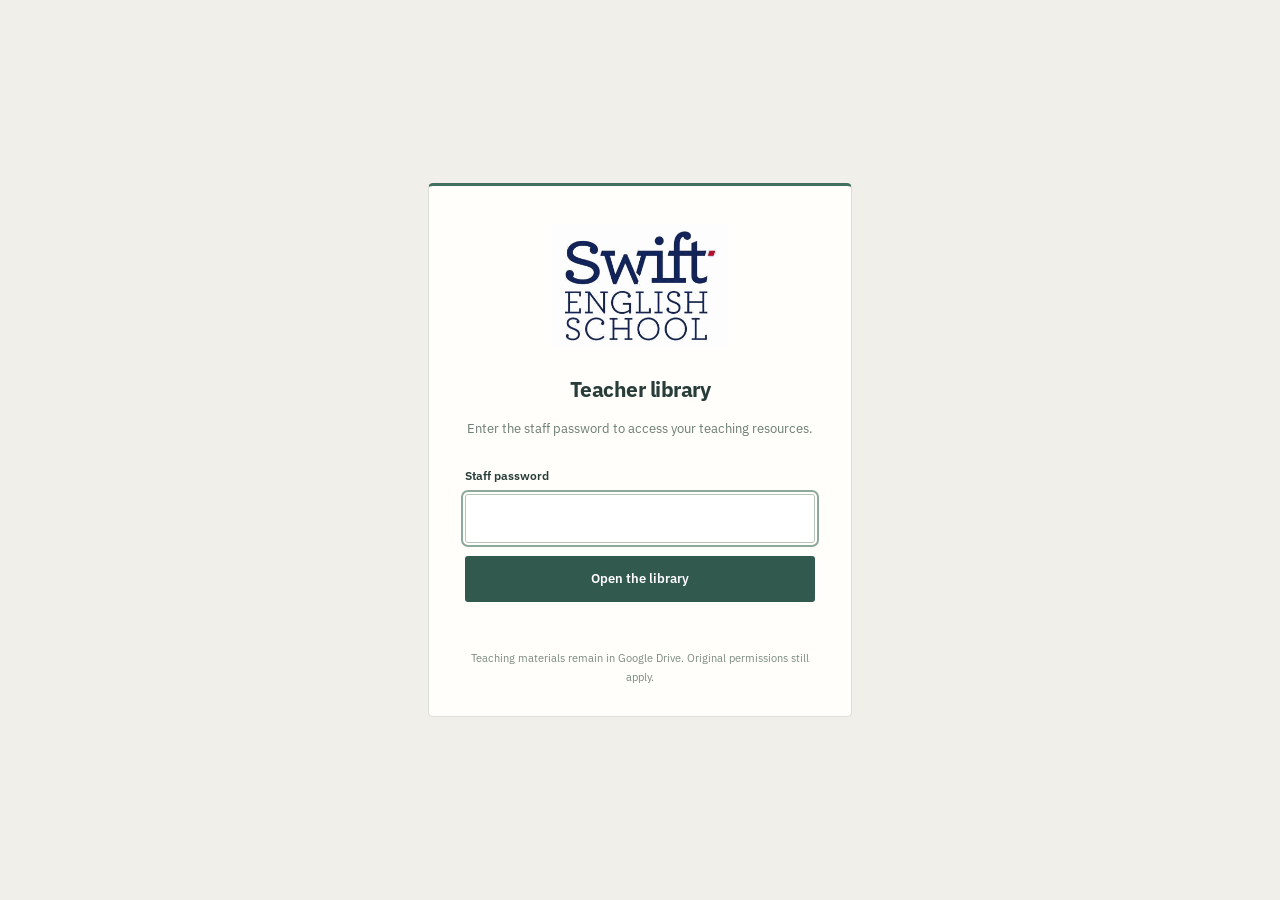
<file: index.html>
<!DOCTYPE html>
<html lang="en" data-start-view="home">
<head>
  <meta charset="utf-8" />
  <meta name="viewport" content="width=device-width, initial-scale=1" />
  <meta name="theme-color" content="#162b40" />
  <meta name="description" content="Swift English School — teacher resource library, exam materials, answer keys, audio and lesson planning." />
  <link rel="icon" href="icon-192.png" type="image/png" />
  <link rel="manifest" href="manifest.webmanifest" />
  <title>Swift English | Teacher Library</title>
  <link rel="stylesheet" href="styles.css" />
</head>
<body>
  <div class="workspace" id="workspace">
    <aside class="sidebar" id="sidebar">
      <a href="#home" class="brand" data-view="home" aria-label="Swift English home">
        <span class="brand-logo-frame"><img id="schoolLogo" class="brand-logo" src="logo.png" width="333" height="235" alt="Swift English School" /></span><span class="brand-caption"><span class="brand-caption-line" aria-hidden="true"></span>STAFF RESOURCE HUB</span>
      </a>
      <div class="sidebar-eyebrow">WORKSPACE</div>
      <nav class="nav-primary" aria-label="Main navigation">
        <button type="button" data-view="home" class="nav-link active"><span data-icon="layout-dashboard"></span><span>Home</span></button>
        <button type="button" data-view="library" class="nav-link"><span data-icon="library"></span><span>Resource library</span><span class="nav-mini" id="navResourceCount">57</span></button>
        <button type="button" data-view="answers" class="nav-link"><span data-icon="key-round"></span><span>Keys & scripts</span></button>
        <button type="button" data-view="planner" class="nav-link"><span data-icon="calendar-days"></span><span>Lesson planner</span></button>
        <button type="button" data-view="saved" class="nav-link"><span data-icon="bookmark"></span><span>Saved resources</span><span class="nav-mini" id="navSavedCount">0</span></button>
      </nav>
      <div class="sidebar-eyebrow second-eyebrow">BROWSE BY LEVEL</div>
      <div class="level-nav">
        <button data-level-shortcut="B1"><span class="level-dot" style="--dot:#83a8e6"></span> B1 Preliminary</button>
        <button data-level-shortcut="B2"><span class="level-dot" style="--dot:#78c5b6"></span> B2 First</button>
        <button data-level-shortcut="C1"><span class="level-dot" style="--dot:#f7bb80"></span> C1 Advanced</button>
        <button data-level-shortcut="C2"><span class="level-dot" style="--dot:#d29ee3"></span> C2 Proficiency</button>
        <button data-level-shortcut="IELTS"><span class="level-dot" style="--dot:#efb8a0"></span> IELTS</button>
        <button data-level-shortcut="PAU"><span class="level-dot" style="--dot:#eecf84"></span> PAU Aragón</button>
      </div>
      <div class="sidebar-bottom">
        <div class="source-note"><span data-icon="shield-check"></span><strong>Verified teachers’ Drive</strong><span>Only approved school-owned Drive links are listed. File permissions still apply.</span></div>
        
      </div>
    </aside>
    <div class="main-shell">
      <header class="topbar">
        <button class="icon-button hamburger" id="menuButton" aria-label="Open menu"><span data-icon="menu"></span></button>
        <div class="breadcrumb"><span>SWIFT ENGLISH</span><span class="crumb-slash">/</span><strong id="breadcrumbCurrent">Overview</strong></div>
        <div class="topbar-actions">
          <div class="top-status"><span class="status-dot"></span> Staff access</div>
          <button class="icon-button" id="themeToggle" type="button" title="Toggle colour theme" aria-label="Toggle colour theme"><span data-icon="moon"></span></button>
          <button class="icon-button" id="backupButton" type="button" title="Export your local data" aria-label="Export local data"><span data-icon="download"></span></button>
          <button class="avatar-button" type="button" data-view="planner" title="Teacher planner">TE</button>
        </div>
      </header>
      <main id="app" tabindex="-1" aria-live="polite"></main>
      <footer class="app-footer"><span>SWIFT ENGLISH SCHOOL <span class="dotsep">·</span> TEACHER LIBRARY</span><span>Google Drive links · Access permissions apply</span></footer>
    </div>
  </div>
  <div id="overlay" class="mobile-overlay" hidden></div>
  <div id="modalMount"></div>
  <div id="toast" class="toast" role="status" aria-live="polite"></div>
  <input type="file" accept="application/json,.json" id="backupImport" hidden />
  <script src="gate.js"></script>
</body>
</html>
</file>
<file: styles.css>
@import url('https://fonts.googleapis.com/css2?family=IBM+Plex+Sans:wght@400;500;600;700&family=Source+Serif+4:opsz,wght@8..60,400;8..60,500;8..60,600&display=swap');
:root{--bg:#f7f8f6;--panel:#fff;--panel2:#f0f4f4;--ink:#162d41;--ink2:#526477;--muted:#81909d;--edge:#e5eaea;--nav:#172b41;--nav2:#263e55;--accent:#f0a970;--teal:#277f78;--lav:#9165b2;--shadow:0 14px 32px rgba(24,46,63,.047);--radius:18px;--radius-lg:25px}*{box-sizing:border-box}html{scroll-behavior:smooth}body{margin:0;background:var(--bg);color:var(--ink);font-family:'DM Sans',-apple-system,BlinkMacSystemFont,'Segoe UI',sans-serif;font-size:14px;line-height:1.52}button,input,select,textarea{font:inherit}button{cursor:pointer}a{color:inherit;text-decoration:none}img,svg{display:block}button:focus-visible,a:focus-visible,input:focus-visible,textarea:focus-visible,select:focus-visible{outline:3px solid #f2bb8b;outline-offset:2px}button:disabled{cursor:not-allowed;opacity:.45}.icon{display:inline-block;vertical-align:middle;flex:none;width:20px;height:20px;stroke:currentColor;fill:none;stroke-width:1.8;stroke-linecap:round;stroke-linejoin:round}.icon-sm{width:16px;height:16px}.icon-lg{width:25px;height:25px}.workspace{display:grid;grid-template-columns:258px minmax(0,1fr);min-height:100vh}.sidebar{background:var(--nav);color:#f4f7fa;padding:29px 18px 22px;display:flex;flex-direction:column;position:sticky;top:0;height:100vh;overflow-y:auto;scrollbar-width:thin;scrollbar-color:#385065 transparent}.brand{display:flex;align-items:center;gap:12px;margin:1px 8px 41px}.brand-mark{width:43px;height:43px;border-radius:13px;background:#f3aa70;display:grid;place-items:center;color:#172b41;font:800 29px/1 'Manrope',sans-serif;letter-spacing:-3px;box-shadow:0 7px 15px #101e3040}.brand-mark span{font-size:26px;color:white}.brand-words{display:grid;gap:2px}.brand-words strong{font:800 12px/1.4 'Manrope',sans-serif;letter-spacing:1.15px}.brand-words small{font-size:9px;letter-spacing:1.35px;color:#91a6bc;font-weight:700}.sidebar-eyebrow{padding:0 17px;font-size:10px;letter-spacing:1.8px;font-weight:800;color:#8a9fb3;margin-bottom:13px}.second-eyebrow{margin-top:33px}.nav-primary,.level-nav{display:grid;gap:5px}.nav-link,.level-nav button{background:transparent;border:0;color:#a8b9ca;text-align:left;width:100%;display:flex;align-items:center;gap:13px;padding:12px 15px;border-radius:11px;transition:background .15s,color .15s;font-weight:600}.nav-link .icon{width:19px;height:19px}.nav-link:hover,.level-nav button:hover{background:var(--nav2);color:white}.nav-link.active{background:#32495f;color:white;box-shadow:inset 3px 0 #f0ac78}.nav-link.active .icon{color:#f5b983}.nav-mini{margin-left:auto;background:#344c63;color:#dae6ef;font-size:10px;padding:3px 7px;border-radius:6px}.level-nav button{padding:8px 17px;gap:11px;font-size:12px;letter-spacing:.1px}.level-dot{width:8px;height:8px;border-radius:50%;background:var(--dot);flex:none}.sidebar-bottom{margin-top:auto;padding:20px 7px 0}.source-note{border:1px solid #3b5063;border-radius:13px;padding:15px 14px;display:grid;gap:7px;color:#9dabb9;font-size:11px}.source-note .icon{color:#e9b887;width:19px;height:19px}.source-note strong{font-size:12px;color:#f1f6f9}.source-note span:last-child{line-height:1.55}.sidebar-genially{display:flex;gap:8px;align-items:center;padding:18px 13px 0;font-size:11px;color:#b2c4d1;font-weight:700}.sidebar-genially:hover{color:white}.sidebar-genially .icon{width:16px;height:16px}.main-shell{min-width:0;display:flex;flex-direction:column}.topbar{height:82px;background:rgba(255,255,255,.93);border-bottom:1px solid var(--edge);display:flex;align-items:center;justify-content:space-between;padding:0 clamp(26px,5.1vw,86px);position:sticky;top:0;z-index:20;backdrop-filter:blur(18px)}.breadcrumb{display:flex;align-items:center;gap:12px;font-size:11px;letter-spacing:1.25px;font-weight:800;color:#8797a2}.breadcrumb strong{color:#35495b;letter-spacing:.05px;font-size:12px}.crumb-slash{color:#b8c4cb}.topbar-actions{display:flex;align-items:center;gap:14px}.top-status{display:flex;gap:8px;align-items:center;font-size:11px;color:#637a8a;font-weight:700;margin-right:11px}.status-dot{height:7px;width:7px;border-radius:50%;background:#58b6a0;box-shadow:0 0 0 4px #58b6a01a}.icon-button,.avatar-button{border:1px solid var(--edge);width:39px;height:39px;border-radius:11px;display:grid;place-items:center;color:#596d7a;background:#fff}.icon-button:hover,.avatar-button:hover{color:#142d44;border-color:#c8d3d7;background:#f6f8f9}.avatar-button{background:#f4e7da;color:#996843;border:none;font-weight:800;font-size:10px}.hamburger{display:none}.app-footer{display:flex;justify-content:space-between;gap:14px;padding:20px clamp(26px,5.1vw,86px) 27px;color:#95a3ad;font-size:10px;font-weight:700;letter-spacing:.6px;margin-top:auto}.dotsep{padding:0 7px}main#app{padding:38px clamp(24px,5.1vw,86px) 38px;max-width:1760px;width:100%;margin:0 auto;min-height:calc(100vh - 151px)}.page-heading{display:flex;align-items:flex-start;justify-content:space-between;gap:22px;margin-bottom:26px}.eyebrow{font-weight:800;color:#2b8a83;font-size:10px;letter-spacing:2px;text-transform:uppercase;margin:0 0 10px}.page-heading h1,.section-title h2{margin:0;letter-spacing:-1.4px;font:800 clamp(25px,2.9vw,38px)/1.25 'Manrope',sans-serif}.page-heading p{margin:9px 0 0;color:var(--ink2);font-size:13px;max-width:640px}.heading-actions{display:flex;gap:9px;flex-wrap:wrap;justify-content:flex-end}.btn{display:inline-flex;align-items:center;justify-content:center;gap:8px;padding:11px 16px;border:1px solid transparent;border-radius:11px;font-size:12px;font-weight:800;transition:transform .12s,background .12s,border .12s;white-space:nowrap}.btn:hover{transform:translateY(-1px)}.btn-primary{background:#18344b;color:white}.btn-primary:hover{background:#23485f}.btn-accent{background:#ecaa74;color:#183449}.btn-outline{background:white;border-color:#dce4e5;color:#284357}.btn-outline:hover{background:#f4f7f7}.btn-quiet{background:#eff4f3;color:#33545a}.btn-quiet:hover{background:#e3eeee}.btn-small{font-size:11px;padding:8px 11px;border-radius:9px}.btn .icon{width:16px;height:16px}.hero{display:grid;grid-template-columns:minmax(0,1fr) 35%;gap:20px;min-height:249px;border-radius:25px;background:linear-gradient(110deg,#19364f 10%,#214f5f 75%,#2d656a);color:#fff;padding:39px 44px;position:relative;overflow:hidden}.hero::after{content:'';position:absolute;right:-70px;top:-150px;width:390px;height:390px;border-radius:50%;border:1px solid #ffffff22;box-shadow:0 0 0 50px #ffffff08,0 0 0 100px #ffffff06}.hero-copy{position:relative;z-index:1}.hero-tag{font-size:10px;font-weight:800;letter-spacing:2px;color:#f3bd8e;margin:0 0 16px}.hero h2{font:800 clamp(25px,2.5vw,37px)/1.27 'Manrope',sans-serif;letter-spacing:-1.2px;margin:0 0 13px;max-width:550px}.hero p{max-width:500px;color:#c3d6dd;font-size:12px;margin:0 0 24px;line-height:1.8}.hero-actions{display:flex;gap:9px;flex-wrap:wrap}.hero-actions .btn-outline{border-color:#ffffff39;background:#ffffff12;color:white}.hero-actions .btn-outline:hover{background:#ffffff20}.hero-graphic{display:grid;align-content:center;justify-items:center;position:relative;z-index:1}.hero-graphic::before{content:'';position:absolute;height:185px;width:185px;border-radius:50%;background:#f0b57b18;filter:blur(4px)}.floating-paper{width:205px;height:149px;border-radius:19px;background:#ffffffed;transform:rotate(-8deg);padding:21px 24px;box-shadow:15px 17px 0 #f6bc856b,0 18px 40px #0b1f2f40;position:relative}.floating-paper span{display:block;height:8px;background:#bed5d4;border-radius:5px;margin-bottom:10px}.floating-paper span:first-child{background:#f4b17d;width:57%}.floating-paper span:nth-child(2){width:82%}.floating-paper span:nth-child(3){width:63%}.floating-paper span:nth-child(4){width:90%}.floating-paper .paper-check{position:absolute;right:25px;bottom:18px;border-radius:50%;background:#dff1e7;color:#3d997b;padding:8px}.section-line{display:flex;align-items:center;justify-content:space-between;gap:20px;margin:37px 0 17px}.section-title{display:flex;flex-direction:column;gap:5px}.section-title h2{font-size:18px;letter-spacing:-.55px}.section-title p{margin:0;color:#85919d;font-size:11px}.text-link{border:0;background:none;color:#2e817e;display:inline-flex;align-items:center;gap:6px;font-size:12px;font-weight:800;padding:8px}.text-link .icon{width:14px;height:14px}.text-link:hover{text-decoration:underline}.stats-grid{display:grid;grid-template-columns:repeat(4,minmax(0,1fr));gap:15px;margin-top:20px}.stat-card{border:1px solid var(--edge);border-radius:16px;background:var(--panel);padding:18px 22px;min-height:111px;box-shadow:var(--shadow);display:flex;align-items:center;gap:18px}.stat-icon{width:46px;height:46px;border-radius:15px;display:grid;place-items:center;flex:none}.tone-sand{background:#fff0e2;color:#d18b53}.tone-sea{background:#e4f5f1;color:#34867c}.tone-sky{background:#e9f0fb;color:#618fbd}.tone-purple{background:#f2eafa;color:#9175b4}.stat-content{display:grid;gap:3px}.stat-content strong{font:800 25px/1.1 'Manrope',sans-serif;letter-spacing:-.8px}.stat-content small{font-size:11px;color:#718393;font-weight:600}.cards-grid{display:grid;grid-template-columns:repeat(3,minmax(0,1fr));gap:16px}.resource-card,.feature-card{min-width:0;border:1px solid var(--edge);border-radius:18px;background:var(--panel);box-shadow:var(--shadow);padding:21px;display:flex;flex-direction:column;position:relative;transition:transform .16s,box-shadow .16s}.resource-card:hover,.feature-card:hover{transform:translateY(-2px);box-shadow:0 18px 34px #192e3f12}.feature-card{min-height:240px}.card-upper{display:flex;align-items:start;justify-content:space-between;gap:12px}.resource-icon{width:43px;height:43px;border-radius:14px;display:grid;place-items:center;flex:none}.resource-icon .icon{width:21px;height:21px}.bookmark-toggle{border:1px solid #e4e8e9;background:white;color:#9aa7af;border-radius:10px;width:34px;height:34px;display:grid;place-items:center;flex:none}.bookmark-toggle .icon{width:17px;height:17px}.bookmark-toggle.active{background:#f9edda;border-color:#f3dec4;color:#be8849}.mini-eyebrow{margin:14px 0 6px;color:#7d909c;font-size:9px;letter-spacing:1.2px;font-weight:800;text-transform:uppercase}.resource-card h3,.feature-card h3{font:800 14px/1.45 'Manrope',sans-serif;letter-spacing:-.25px;margin:0 0 7px;min-height:40px}.feature-card h3{font-size:16px}.card-desc{color:#738493;font-size:11px;line-height:1.65;min-height:49px;margin:0 0 14px}.card-labels{display:flex;flex-wrap:wrap;gap:6px;margin-top:auto;margin-bottom:17px}.chip{display:inline-flex;align-items:center;gap:5px;border-radius:7px;padding:5px 8px;background:#f0f3f3;color:#5f7582;font-size:10px;font-weight:700}.chip-level{background:#e6f2ee;color:#2a8078}.chip-auth{background:#fff2e4;color:#a96d31}.chip-outline{background:#fff;border:1px solid #e3e9e9}.chip .icon{width:12px;height:12px}.card-footer{display:flex;align-items:center;gap:8px;border-top:1px solid #edf0f0;padding-top:15px}.card-footer .btn{flex:1}.quick-tiles{display:grid;grid-template-columns:repeat(4,minmax(0,1fr));gap:13px}.quick-tile{min-height:103px;background:#fff;border:1px solid var(--edge);border-radius:16px;padding:17px;display:flex;flex-direction:column;justify-content:space-between;text-align:left;transition:transform .14s,background .14s;color:#345063}.quick-tile:hover{transform:translateY(-2px);background:#fbfdfa}.quick-tile-top{display:flex;align-items:center;justify-content:space-between}.quick-tile .icon{width:19px;height:19px}.quick-tile strong{font:800 13px 'Manrope',sans-serif}.quick-tile small{color:#8b9ca8;font-size:10px}.teacher-note{margin-top:22px;border:1px solid #e0e8e6;background:#eef6f3;border-radius:14px;padding:15px 20px;display:flex;align-items:center;gap:13px;color:#49726f;font-size:11px}.teacher-note .icon{flex:none;width:19px;height:19px}.teacher-note strong{color:#2c6f67}.teacher-note a{text-decoration:underline;font-weight:700}.toolbar{background:#fff;border:1px solid var(--edge);border-radius:17px;padding:16px;box-shadow:var(--shadow);margin-bottom:20px}.toolbar-main{display:flex;align-items:center;gap:12px}.search-field{display:flex;align-items:center;gap:10px;flex:1;background:#f5f7f7;border:1px solid #e5ebeb;border-radius:11px;padding:0 13px;min-width:0;height:44px;color:#81929f}.search-field:focus-within{border-color:#8db9b2;background:white}.search-field .icon{width:17px;height:17px}.search-field input{border:none;outline:none;flex:1;min-width:0;background:transparent;color:var(--ink);font-size:12px}.search-field input::placeholder{color:#a1acb3}.filter-select,.form-input,.form-textarea{height:44px;width:100%;background:#fff;border:1px solid #dfe6e7;color:#314b5d;border-radius:10px;padding:0 12px;font-size:12px}.filter-select{width:165px;min-width:135px}.form-textarea{height:auto;min-height:90px;padding:12px;resize:vertical}.filters-row{display:flex;flex-wrap:wrap;gap:7px;margin:15px 0 0}.filter-tab{border:1px solid transparent;background:#f3f5f5;color:#6c7b84;padding:8px 11px;border-radius:8px;font-size:11px;font-weight:800}.filter-tab.active{background:#213e51;color:white}.filter-tab:hover:not(.active){border-color:#d6e2e4}.results-meta{display:flex;justify-content:space-between;align-items:center;margin:0 0 15px;font-size:11px;color:#8796a0;font-weight:700}.results-meta b{color:#213b4e}.empty-state{background:#fff;border:1px dashed #d1dbdb;padding:55px 20px;border-radius:18px;display:grid;place-items:center;text-align:center;grid-column:1/-1;gap:12px}.empty-state .icon{width:30px;height:30px;color:#9aabb6}.empty-state h3{margin:0;font:800 16px 'Manrope',sans-serif}.empty-state p{margin:0 0 7px;font-size:12px;color:#8a9ca7;max-width:390px}.notice{background:#fff8ee;border:1px solid #f5e5cf;border-radius:13px;color:#946e42;padding:15px 17px;display:flex;gap:12px;font-size:11px;align-items:flex-start;margin-bottom:21px}.notice .icon{width:19px;height:19px;flex:none}.notice strong{display:block;margin-bottom:3px;color:#86603b}.list-panel{border:1px solid var(--edge);border-radius:17px;background:#fff;overflow:hidden}.list-item{display:flex;align-items:center;gap:13px;padding:16px 19px;border-bottom:1px solid #edf0ef}.list-item:last-child{border:0}.list-icon{width:40px;height:40px;background:#ecf3f1;border-radius:12px;display:grid;place-items:center;color:#368277;flex:none}.list-info{min-width:0;flex:1}.list-info strong{display:block;font-size:12px;font-weight:800}.list-info small{color:#8494a1;font-size:10px}.list-right{display:flex;gap:7px;align-items:center}.category-ribbon{display:flex;align-items:center;gap:7px;margin:0 0 17px;color:#a87941;font-size:11px;font-weight:800}.category-ribbon .icon{width:16px;height:16px}.planner-layout{display:grid;grid-template-columns:minmax(0,1.36fr) minmax(300px,.85fr);gap:23px;align-items:start}.panel{background:#fff;border:1px solid var(--edge);border-radius:19px;padding:24px;box-shadow:var(--shadow)}.panel-title{display:flex;gap:12px;align-items:center;padding-bottom:21px;border-bottom:1px solid #e8eeee;margin-bottom:23px}.panel-title-icon{width:40px;height:40px;background:#eaf5f1;color:#30867c;border-radius:12px;display:grid;place-items:center}.panel-title strong{font:800 15px 'Manrope',sans-serif}.panel-title small{display:block;color:#83929b;font-size:11px;margin-top:2px}.form-grid{display:grid;grid-template-columns:repeat(2,minmax(0,1fr));gap:15px}.form-field{display:grid;gap:6px}.form-field.full{grid-column:1/-1}.form-field label{font-size:11px;color:#4e6574;font-weight:800}.form-field label span{font-weight:500;color:#9aa5aa}.form-divider{grid-column:1/-1;height:1px;background:#e7eded;margin:5px 0}.form-actions{display:flex;gap:9px;justify-content:flex-end;margin-top:24px;flex-wrap:wrap}.side-panel-block+.side-panel-block{border-top:1px solid #e7ecec;margin-top:22px;padding-top:21px}.side-panel-heading{display:flex;align-items:center;justify-content:space-between;gap:10px;margin-bottom:15px}.side-panel-heading strong{font:800 14px 'Manrope',sans-serif}.side-panel-heading small{color:#97a5ad;font-size:11px}.lesson-card{border:1px solid #e6ebea;border-radius:11px;padding:13px 15px;margin-bottom:9px;display:grid;gap:7px}.lesson-card:hover{border-color:#c3d9d3}.lesson-card-top{display:flex;gap:8px;justify-content:space-between}.lesson-card strong{font:800 12px 'Manrope',sans-serif}.lesson-card small{font-size:10px;color:#7d8e99}.lesson-card-bottom{display:flex;align-items:center;gap:6px;flex-wrap:wrap}.lesson-card-bottom .btn{font-size:10px;padding:6px 9px}.task-input-line{display:flex;gap:8px}.task-input-line input{flex:1;min-width:0}.task-item{padding:9px 0;border-bottom:1px solid #f0f3f2;display:flex;align-items:start;gap:10px;font-size:11px}.task-item:last-child{border:0}.task-item input{margin-top:4px;accent-color:#268179}.task-item.done span{text-decoration:line-through;color:#9aa7ac}.task-item span{flex:1;overflow-wrap:anywhere}.icon-minimal{background:none;border:0;color:#9aa6ab;padding:3px;display:grid;place-items:center}.icon-minimal:hover{color:#b36455}.icon-minimal .icon{width:14px;height:14px}.empty-small{font-size:11px;color:#94a1a9;padding:12px 0;line-height:1.7}.text-secondary{color:#81929f}.data-actions{display:flex;gap:8px;flex-wrap:wrap}.data-actions .btn{flex:1}.modal-backdrop{position:fixed;z-index:50;inset:0;background:#10263799;display:flex;align-items:center;justify-content:center;padding:18px;backdrop-filter:blur(5px)}.modal{background:#fff;color:#163246;border-radius:22px;max-width:680px;width:100%;max-height:min(780px,calc(100vh - 30px));overflow-y:auto;box-shadow:0 32px 100px #07182960}.modal-head{padding:22px 26px;display:flex;align-items:flex-start;justify-content:space-between;gap:16px;border-bottom:1px solid #e6eceb}.modal-head h2{font:800 19px/1.35 'Manrope',sans-serif;margin:4px 0 0;letter-spacing:-.5px}.modal-close{width:32px;height:32px;background:#f5f7f7;border:0;border-radius:9px;color:#6f8190;display:grid;place-items:center}.modal-body{padding:25px 26px}.modal-desc{font-size:12px;color:#6f8493;line-height:1.8;margin:0 0 16px}.modal-meta{display:flex;gap:7px;flex-wrap:wrap;margin-bottom:21px}.modal-subtitle{font:800 12px 'Manrope',sans-serif;margin:21px 0 13px}.child-list{border:1px solid #e4ebeb;border-radius:13px;overflow:hidden}.child-row{display:flex;align-items:center;gap:11px;padding:12px 13px;border-bottom:1px solid #e9eeee}.child-row:last-child{border:0}.child-row .icon{width:17px;height:17px;color:#45857e}.child-row span{flex:1;font-size:11px;font-weight:700;overflow-wrap:anywhere}.child-row a{color:#3a837a;font-size:10px;font-weight:800;text-decoration:underline;text-underline-offset:3px}.modal-footer{padding:16px 26px 24px;display:flex;flex-wrap:wrap;justify-content:flex-end;gap:8px}.modal-resource-note{background:#f5f8f7;border-radius:10px;padding:11px 13px;color:#657f87;font-size:11px}.toast{position:fixed;z-index:80;bottom:25px;left:50%;transform:translate(-50%,14px);background:#18334a;color:white;padding:11px 17px;border-radius:10px;opacity:0;pointer-events:none;transition:opacity .18s,transform .18s;font-size:12px;box-shadow:0 15px 35px #09203330}.toast.show{transform:translate(-50%,0);opacity:1}.mobile-overlay{display:none}.saved-helper{display:flex;align-items:center;gap:11px;margin:0 0 22px;background:#f0f5f4;border:1px solid #e2eeeb;padding:15px 17px;border-radius:13px;color:#63827d;font-size:11px}.saved-helper .icon{flex:none;width:19px;height:19px}.plan-preview p{font-size:12px;line-height:1.7;white-space:pre-wrap;margin:5px 0 0}.plan-preview section{border-top:1px solid #edf0f0;padding:13px 0}.plan-preview h4{font-size:11px;text-transform:uppercase;color:#2b817b;letter-spacing:1px;margin:0}.plan-preview .plan-title{font:800 20px 'Manrope',sans-serif;margin:0 0 5px}.plan-preview .plan-meta{color:#8493a1;margin:0 0 17px;font-size:11px}.note-field{display:grid;gap:6px;margin-top:20px}.note-field label{font-size:11px;font-weight:800;color:#56707b}.muted-help{color:#98a6af;font-size:10px}.compact-list{display:grid;gap:10px}.compact-pill{display:flex;align-items:center;gap:8px;color:#718393;font-size:11px}.compact-pill .icon{width:14px;height:14px}.mini-action-row{display:flex;gap:8px;flex-wrap:wrap}.mini-action-row .btn{font-size:10px}.page-tail{margin-top:29px}.notice-secure{background:#f1f5f8;border-color:#e0e9ed;color:#627e91}.notice-secure strong{color:#3a667d}.app-footer .text-end{text-align:right}body.dark{--bg:#142433;--panel:#1c3041;--panel2:#263c4d;--ink:#eaf2f7;--ink2:#a9bac7;--muted:#899aaa;--edge:#344a59;--shadow:0 14px 32px #06192520}body.dark .topbar,body.dark .toolbar,body.dark .panel,body.dark .resource-card,body.dark .feature-card,body.dark .stat-card,body.dark .quick-tile,body.dark .list-panel,body.dark .icon-button,body.dark .bookmark-toggle{background:var(--panel);color:var(--ink)}body.dark .breadcrumb strong,body.dark .quick-tile,body.dark .form-field label{color:var(--ink)}body.dark .filter-select,body.dark .form-input,body.dark .form-textarea,body.dark .search-field{background:#263c4d;color:var(--ink);border-color:#3c5361}body.dark input,body.dark textarea,body.dark select{color:var(--ink)}body.dark .search-field input{color:var(--ink)}body.dark .filter-tab{background:#2b4052;color:#c4d3dc}body.dark .filter-tab.active{background:#e8aa78;color:#173044}body.dark .card-footer,body.dark .panel-title,body.dark .list-item,body.dark .side-panel-block+.side-panel-block,body.dark .lesson-card,body.dark .task-item{border-color:#395262}body.dark .chip{background:#334e5c;color:#b8d0d4}body.dark .chip-level{background:#245652;color:#b2e5d7}body.dark .chip-auth{background:#654b31;color:#ffe1b3}body.dark .teacher-note,body.dark .saved-helper{background:#1e4040;border-color:#2c5453;color:#b7d7d3}body.dark .teacher-note strong{color:#d1f1e7}body.dark .notice{background:#3a342b;border-color:#6d573e;color:#e8cba5}body.dark .notice strong{color:#f0d6b0}body.dark .modal{background:#1d3345;color:#edf3f6}body.dark .modal-head,body.dark .child-row,body.dark .child-list{border-color:#365365}body.dark .modal-resource-note{background:#274456;color:#c0d7db}body.dark .child-row span{color:#e1ebee}body.dark .modal-close{background:#314c5e;color:#d0dce3}body.dark .lesson-card{border-color:#395262}body.dark .child-list{background:#253e4f}body.dark .modal-desc,body.dark .text-secondary{color:#bacbd3}
@media (max-width:1300px){.workspace{grid-template-columns:225px minmax(0,1fr)}.sidebar{padding-left:10px;padding-right:10px}.topbar{padding:0 31px}main#app{padding-left:30px;padding-right:30px}.app-footer{padding-left:30px;padding-right:30px}.stats-grid{gap:10px}.stat-card{padding:15px 13px;gap:9px}.stat-icon{width:41px;height:41px}.cards-grid{gap:12px}}
@media (max-width:1050px){.hero{padding:29px 30px;grid-template-columns:1fr 26%}.hero-graphic{transform:scale(.75)}.cards-grid{grid-template-columns:repeat(2,minmax(0,1fr))}.stats-grid{grid-template-columns:repeat(2,minmax(0,1fr))}.quick-tiles{grid-template-columns:repeat(2,minmax(0,1fr))}.planner-layout{grid-template-columns:1fr}.planner-side{display:grid;grid-template-columns:repeat(2,minmax(0,1fr));gap:20px}.planner-side .side-panel-block+.side-panel-block{margin:0;padding:0;border:0}}
@media (max-width:790px){.workspace{display:block}.sidebar{position:fixed;inset:0 auto 0 0;width:255px;z-index:44;transform:translateX(-105%);transition:transform .2s;box-shadow:25px 0 55px #071b3040}.sidebar.open{transform:translateX(0)}.mobile-overlay:not([hidden]){display:block;position:fixed;inset:0;background:#0c24304d;z-index:43}.hamburger{display:grid}.topbar{height:64px;padding:0 20px}.breadcrumb{margin-right:auto;margin-left:14px}.top-status{display:none}main#app{padding:25px 20px}.app-footer{padding:18px 20px}.hero{grid-template-columns:1fr}.hero-graphic{display:none}.page-heading{flex-wrap:wrap}.page-heading h1{font-size:28px}.heading-actions{justify-content:flex-start}.app-footer span:last-child{display:none}}
@media (max-width:540px){.topbar-actions{gap:7px}.topbar .icon-button{width:34px;height:34px;border-radius:9px}.avatar-button{width:33px;height:33px}.breadcrumb span:first-child,.crumb-slash{display:none}.breadcrumb strong{font-size:12px}.page-heading{margin-bottom:20px}.page-heading h1{font-size:25px}.hero{padding:27px 24px;min-height:unset}.hero h2{font-size:27px}.hero-actions .btn{width:100%}.stats-grid{grid-template-columns:repeat(2,minmax(0,1fr));gap:9px}.stat-card{min-height:100px;gap:9px;padding:14px 11px}.stat-icon{width:33px;height:33px;border-radius:10px}.stat-icon .icon{width:16px;height:16px}.stat-content strong{font-size:23px}.stat-content small{font-size:9px}.cards-grid{grid-template-columns:1fr}.quick-tiles{gap:9px}.quick-tile{padding:13px;min-height:100px}.quick-tile strong{font-size:11px}.toolbar-main{display:grid;grid-template-columns:1fr 1fr}.search-field{grid-column:1/-1}.filter-select{width:100%;min-width:0}.toolbar-main>.btn{width:100%;padding:10px 7px}.planner-side{grid-template-columns:1fr}.form-grid{grid-template-columns:1fr}.form-field.full{grid-column:auto}.form-divider{grid-column:auto}.panel{padding:18px}.modal-body,.modal-head,.modal-footer{padding:18px}.page-heading .heading-actions .btn{flex:1}.list-item{flex-wrap:wrap}.list-right{width:100%;justify-content:flex-end}.resource-card h3{min-height:0}.card-desc{min-height:0}.teacher-note{align-items:flex-start}.app-footer{font-size:9px}}
@media print{.sidebar,.topbar,.app-footer,.modal-close,.modal-footer,.toast,.page-heading,.toolbar,.btn,.planner-layout,.teacher-note{display:none!important}body{background:#fff!important}.modal-backdrop{position:static!important;background:none!important;padding:0!important;display:block!important}.modal{box-shadow:none!important;max-height:none!important;max-width:none!important;overflow:visible!important}.modal-head,.modal-body{padding:12px 0!important}#app{display:none!important}.plan-preview{color:black!important}.plan-preview section{break-inside:avoid}}
/* Logo punctuation is positioned inside the brand tile on all viewports. */
.brand-mark{position:relative;display:flex;align-items:center;justify-content:center;padding-right:4px}.brand-mark span{position:absolute;right:6px;bottom:5px;font-size:19px;line-height:1}

/* Official Swift English School identity — logo supplied by the school. */
.brand{flex-direction:column;align-items:stretch;gap:10px;margin:0 8px 31px}
.brand-logo-frame{background:#fff;border:1px solid rgba(255,255,255,.25);display:block;border-radius:12px;padding:6px 12px 5px;box-shadow:0 12px 23px rgba(5,18,37,.15);overflow:hidden;line-height:0}
.brand-logo{width:100%;height:auto;display:block;object-fit:contain;aspect-ratio:333/235}
.brand-caption{display:flex;align-items:center;gap:8px;margin:0 4px;font-weight:800;font-size:10px;letter-spacing:1.45px;color:#dce8f5;line-height:1.5}
.brand-caption-line{height:3px;width:17px;flex:none;border-radius:4px;background:#cd273e}
.print-logo{display:block;width:144px;height:auto;object-fit:contain;margin:0 0 18px}
@media(max-width:1300px){.brand{margin-left:7px;margin-right:7px}.brand-logo-frame{padding:5px 10px}}
@media(max-width:790px){.brand{margin-top:2px}}
@media print{.print-logo{width:134px;margin-bottom:18px}}

/* Visual bookshelf: genuine edition-matched cover thumbnails, with category-specific fallbacks. */
.resource-media{height:172px;flex-shrink:0;position:relative;display:flex;align-items:center;justify-content:center;margin:-21px -21px 16px;border-radius:17px 17px 0 0;background:linear-gradient(150deg,#e9f3ef,#d8e9e8);overflow:hidden}
.resource-media.tone-sky{background:linear-gradient(140deg,#e7f3fd,#d6e5f2)}
.resource-media.tone-sand{background:linear-gradient(140deg,#fff1dd,#f4e5cb)}
.resource-media.tone-purple{background:linear-gradient(140deg,#f0eafa,#e0d5f2)}
.book-cover-image{height:153px;max-width:75%;width:auto;object-fit:contain;z-index:1;background:#fff;border:1px solid #c5cdd0;box-shadow:0 8px 20px #142d4138;border-radius:2px}
.resource-media-fallback{display:flex;align-items:center;justify-content:center;flex-direction:column;gap:10px;color:#49747d}
.resource-media-fallback .resource-media-icon{display:grid;place-items:center;width:70px;height:70px;border-radius:22px;background:#ffffffa3;box-shadow:0 8px 25px #16425c13}
.resource-media-fallback .resource-media-icon svg{width:34px;height:34px}
.resource-media-level{font-size:11px;letter-spacing:.18em;font-weight:800;text-transform:uppercase}
.resource-media.has-cover .resource-media-fallback{display:none}
.resource-media.cover-failed .book-cover-image{display:none}
.resource-media.cover-failed .resource-media-fallback{display:flex}
.resource-media-tag{position:absolute;bottom:10px;left:12px;z-index:2;color:#2c5564;background:#ffffffde;border:1px solid #ffffffc0;letter-spacing:.045em;font-weight:800;font-size:9px;text-transform:uppercase;padding:5px 9px;border-radius:7px}
.cards-grid.compact-layout .resource-media{display:none}
.cards-grid.compact-layout .resource-card{min-height:unset}
body.dark .resource-media.tone-sea{background:linear-gradient(140deg,#254e53,#1c393f)}
body.dark .resource-media.tone-sky{background:linear-gradient(140deg,#29465c,#20344d)}
body.dark .resource-media.tone-sand{background:linear-gradient(140deg,#5b4b35,#403c35)}
body.dark .resource-media.tone-purple{background:linear-gradient(140deg,#483c5a,#342b49)}
@media(max-width:540px){.resource-media{height:155px}.book-cover-image{height:137px}}

/* Teacher-facing Cover Manager: image search, upload, assignment and export. */
.cover-manager .form-field{gap:8px}
.cover-manager-layout{display:grid;grid-template-columns:minmax(0,1.25fr) minmax(160px,.75fr);gap:22px;align-items:start;margin:20px 0}
.cover-upload{margin-top:23px;border:1px dashed #b9c9d0;background:#f7fafb;border-radius:12px;padding:16px}
.cover-upload label{font-size:12px;font-weight:800;color:#315268;display:block;margin-bottom:9px}
.cover-upload input{display:block;width:100%;max-width:100%;font-size:12px}
.cover-upload p{color:#70828d;font-size:11px;margin:10px 0 0;line-height:1.5}
.cover-preview-box{min-height:220px;border:1px solid #dce7e8;background:#f1f6f5;border-radius:14px;padding:15px;display:flex;align-items:center;justify-content:center;text-align:center;color:#7a8c91;font-size:12px;overflow:hidden}
.cover-preview-box img{max-width:100%;max-height:230px;object-fit:contain;box-shadow:0 8px 28px #0d324533}
.cover-preview-status{font-size:11px;color:#758791;line-height:1.5;margin:8px 0 0}
.cover-manager-note{font-size:11px;line-height:1.7;padding:12px 14px;background:#fff5e7;color:#6d5a40;border-radius:11px}
.cover-manager-transfer{display:flex;gap:9px;flex-wrap:wrap;margin-top:15px}
.resource-card .card-footer{flex-wrap:wrap}
.resource-card .card-footer .btn{flex:1 0 auto}
@media(max-width:650px){.cover-manager-layout{grid-template-columns:1fr}.cover-preview-box{min-height:190px}.resource-card .card-footer .btn{font-size:11px}}


/* --------------------------------------------------------------------------
   Swift English / editorial library identity.
   Source of truth: design/editorial-teacher-library. The previous marketing
   dashboard remains in version history, not in the homepage's rendered DOM.
   -------------------------------------------------------------------------- */
:root{
  --bg:#f8f7f3;--panel:#fffefa;--panel2:#f3f2ee;--ink:#27373b;
  --ink2:#53646a;--muted:#78858a;--edge:#ddded8;--nav:#f0efe9;
  --nav2:#e6e6df;--accent:#a76d46;--teal:#326662;--lav:#746978;
  --shadow:none;--radius:7px;--radius-lg:10px
}
body{font-family:'IBM Plex Sans',system-ui,sans-serif;font-size:14px;line-height:1.55;letter-spacing:0}
.workspace{grid-template-columns:244px minmax(0,1fr)}
.sidebar{background:var(--nav);color:var(--ink);border-right:1px solid #d9dbd5;padding:27px 17px 19px;scrollbar-color:#bec7c3 transparent}
.brand{display:flex;align-items:stretch;flex-direction:column;gap:14px;margin:0 4px 31px}
.brand-logo-frame{padding:5px 16px;border:1px solid #e0e0d8;border-radius:3px;box-shadow:none;background:white}
.brand-caption{font:600 10px/1.4 'IBM Plex Sans',sans-serif;letter-spacing:1.9px;color:#566660;gap:11px;margin:0 2px}
.brand-caption-line{height:2px;width:19px;border-radius:0;background:#a66b50}
.sidebar-eyebrow{font-size:10px;letter-spacing:1.6px;font-weight:600;color:#77827e;padding:0 12px;margin-bottom:11px}
.second-eyebrow{margin-top:28px}
.nav-primary,.level-nav{gap:2px}
.nav-link,.level-nav button{border-radius:3px;color:#45575b;font-weight:500;padding:11px 12px;gap:11px;font-size:13px}
.nav-link:hover,.level-nav button:hover{background:#e6e7e0;color:#1f4446}
.nav-link.active{background:#dfe7e1;color:#244b48;box-shadow:inset 2px 0 #336f64;font-weight:600}
.nav-link.active .icon{color:#34665e}
.level-nav button{font-size:12px;padding:9px 12px}
.level-dot{height:6px;width:6px}
.nav-mini{background:#e2e8e4;color:#4b6b63;border-radius:3px;font-weight:600}
.sidebar-bottom{padding:22px 0 0}
.source-note{border-top:1px solid #d5d9d2;border-right:0;border-left:0;border-bottom:0;border-radius:0;padding:17px 10px;background:transparent;gap:6px;color:#6d7e7c}
.source-note .icon{color:#668a79}
.source-note strong{color:#344e4e;font-size:12px;font-weight:600}
.sidebar-genially{color:#546c6a;font-size:11px;padding:12px 10px 0;font-weight:500}
.sidebar-genially:hover{color:#173e3f}
.topbar{height:66px;background:#fffefa;backdrop-filter:none;border-color:#e2e2dc;padding:0 clamp(26px,4.3vw,66px)}
.breadcrumb{font-size:10px;letter-spacing:1.25px;font-weight:600;color:#84908d}
.breadcrumb strong{font-size:12px;color:#394f50;font-weight:600}
.top-status{font-size:11px;color:#576d6a;font-weight:500}
.status-dot{background:#8c9b8d;box-shadow:none;width:6px;height:6px}
.topbar-actions{gap:10px}
.icon-button,.avatar-button{border-radius:5px;border-color:#e0e3dd;background:white;color:#536965}
.avatar-button{background:#e8ece7;border:1px solid #e0e3dd;color:#38574d;font-weight:600}
.app-footer{border-top:1px solid var(--edge);font-size:10px;font-weight:500;color:#838e89;letter-spacing:.25px;padding:18px clamp(26px,4.3vw,66px)}
main#app{max-width:1540px;padding:34px clamp(26px,4.3vw,66px) 64px}
.page-heading{margin-bottom:24px;gap:24px}
.page-heading h1,.section-title h2{font:500 clamp(31px,3.6vw,43px)/1.14 'Source Serif 4',Georgia,serif;letter-spacing:-.8px;color:var(--ink)}
.page-heading p{font-size:13px;max-width:570px;line-height:1.75}
.eyebrow{color:#68786e;letter-spacing:1.7px;font-size:10px;font-weight:600;margin:0 0 9px}
.btn{border-radius:4px;font-family:'IBM Plex Sans',sans-serif;font-size:12px;font-weight:600;padding:10px 15px;transition:background .15s,border-color .15s;box-shadow:none}
.btn:hover{transform:none}
.btn-primary{background:#2c554f;color:#fff}
.btn-primary:hover{background:#1e4641}
.btn-outline{background:transparent;color:#315451;border-color:#b8c9c1}
.btn-outline:hover{background:#eff3ee}
.btn-quiet{background:#f0f2ee;color:#3e5e58}
.btn-quiet:hover{background:#e8ede6}
.btn-small{border-radius:3px;padding:8px 10px}
.btn-accent{background:#3b625d;color:#fff}
.heading-actions{gap:8px}
.toolbar{background:transparent;border:0;border-top:1px solid var(--edge);border-bottom:1px solid var(--edge);border-radius:0;box-shadow:none;padding:15px 0;margin-bottom:19px}
.search-field{height:44px;border:1px solid #d3dcd5;background:#fffefa;border-radius:4px}
.search-field:focus-within{background:#fff;border-color:#66948a}
.search-field input{font-size:13px}
.filter-select,.form-input,.form-textarea{border-radius:4px;font-size:12px;background:#fffefa;border-color:#d3dcd6}
.filters-row{gap:6px}
.filter-tab{background:transparent;border:1px solid #d2dcd4;border-radius:3px;color:#53665d;font-size:11px;font-weight:500;padding:8px 12px}
.filter-tab.active{background:#304f49;border-color:#304f49;color:#fff}
.filter-tab:hover:not(.active){background:#e8eee7;border-color:#a4bcb1}
.results-meta{font-weight:500;color:#77837f;margin-bottom:16px}
.results-meta b{color:#304a46}
.cards-grid{grid-template-columns:repeat(3,minmax(0,1fr));gap:18px}
.resource-card,.feature-card{border:1px solid #dfdfd6;border-radius:6px;background:#fffefa;box-shadow:none;padding:16px;transition:border-color .14s;min-height:0}
.resource-card:hover,.feature-card:hover{transform:none;box-shadow:none;border-color:#9caf9e}
.resource-media,.resource-media.tone-sea,.resource-media.tone-sky,.resource-media.tone-sand,.resource-media.tone-purple{
  background:#efeee7;border-bottom:1px solid #e3e3da;border-radius:5px 5px 0 0;
  margin:-16px -16px 12px;height:224px;padding:14px;overflow:hidden
}
.book-cover-image{height:193px;max-width:76%;border:0;border-radius:1px;box-shadow:3px 8px 15px #1b292b23}
.resource-media-fallback{gap:11px;color:#71847c}
.resource-media-fallback .resource-media-icon{width:66px;height:78px;border:1px solid #d4d9cf;border-radius:2px;background:#fbfaf5;box-shadow:2px 5px 9px #142d2712}
.resource-media-fallback .resource-media-icon svg{width:32px;height:32px;stroke-width:1.35}
.resource-media-level{font-size:10px;letter-spacing:1.25px;font-weight:600}
.resource-media-tag{top:12px;left:12px;bottom:auto;background:#fffefaed;border:1px solid #e2e4dc;border-radius:2px;color:#536a63;font-size:9px;font-weight:600;letter-spacing:.7px;padding:5px 7px}
.resource-cover-action{position:absolute;right:11px;bottom:10px;z-index:3;display:flex;align-items:center;gap:5px;border:1px solid #dedfd7;border-radius:3px;background:#fffefaef;color:#415f56;padding:5px 8px;font-size:10px;font-weight:600}
.resource-cover-action .icon{width:12px;height:12px}
.resource-cover-action:hover{background:#fff;border-color:#839d93}
.card-upper{position:absolute;top:13px;right:12px;z-index:4}
.card-upper .resource-icon{display:none}
.bookmark-toggle{border:1px solid #d8ded7;border-radius:3px;width:30px;height:30px;background:#fffefae8;color:#6e827b}
.bookmark-toggle.active{border-color:#ba9465;background:#f2e7d2;color:#795e38}
.mini-eyebrow{font-size:9px;letter-spacing:1.05px;margin:8px 0 7px;color:#66796e;font-weight:600}
.resource-card h3,.feature-card h3{font:600 15px/1.37 'IBM Plex Sans',sans-serif;letter-spacing:-.15px;min-height:0;margin:0 0 8px;color:#23383a}
.feature-card h3{font-size:15px}
.card-desc{color:#6b7775;font-size:11px;line-height:1.55;min-height:0;margin:0 0 13px;display:-webkit-box;-webkit-box-orient:vertical;-webkit-line-clamp:2;overflow:hidden}
.card-labels{margin-top:auto;margin-bottom:12px;gap:5px}
.chip,.chip-level,.chip-auth{background:#f0f1ea;color:#596c64;border-radius:2px;font-size:10px;font-weight:500;padding:4px 7px}
.chip-level{background:#e3eee5;color:#335e4c}
.chip-auth{background:#f5eee5;color:#7d644d}
.card-footer{gap:7px;padding-top:11px;border-color:#e8e8e0;flex-wrap:nowrap}
.resource-card .card-footer .btn{flex:1 1 50%;font-size:11px;white-space:nowrap;padding:8px 9px}
.resource-card .card-footer a.btn{background:#f3f4ef;border:1px solid #d9ded6;color:#34554d}
.resource-card .card-footer a.btn:hover{background:#e5ede5}
.cards-grid.compact-layout .resource-media{display:none}
.cards-grid.compact-layout .card-upper{top:15px;right:12px}
.cards-grid.compact-layout .mini-eyebrow{padding-right:35px}
.cards-grid.compact-layout .resource-card{padding-top:19px}
.notice,.teacher-note{border-radius:3px;box-shadow:none}
.teacher-note{background:#f1f3ed;border-color:#dee3da;color:#5c7166}
.teacher-note strong{color:#345d50}
.section-line{margin:34px 0 17px}
.section-title h2{font-size:27px}
.section-title p{font-size:12px}
.text-link{font-size:12px;font-weight:600;color:#2d6057}
.panel,.list-panel,.quick-tile,.stat-card{box-shadow:none;border-radius:5px}
.modal,.modal-backdrop .modal{border-radius:6px}
.modal-head h2{font-family:'Source Serif 4',Georgia,serif;font-weight:500;font-size:27px;letter-spacing:-.3px}
.modal-close{border-radius:3px}
.cover-upload,.cover-preview-box,.cover-manager-note{border-radius:4px}

/* The homepage is a printed-index-inspired editorial layout, not a dashboard. */
.editorial-home{display:block}
.editorial-masthead{padding:14px 0 34px;border-top:2px solid #45695f;border-bottom:1px solid #d9ddd5}
.masthead-meta{display:flex;justify-content:space-between;gap:14px;color:#5f7169;font-size:10px;font-weight:600;letter-spacing:1.4px}
.masthead-content{display:grid;grid-template-columns:minmax(0,1fr) 205px;gap:48px;align-items:end;padding-top:41px}
.editorial-kicker,.editorial-index{font-size:10px;letter-spacing:1.5px;font-weight:600;color:#64766a;margin:0 0 15px}
.editorial-masthead h1{font:500 clamp(43px,5vw,70px)/1.09 'Source Serif 4',Georgia,serif;letter-spacing:-1.6px;color:#283b3a;max-width:770px;margin:0}
.masthead-description{font-size:15px;color:#596a65;line-height:1.85;max-width:600px;margin:18px 0 25px}
.masthead-actions{display:flex;align-items:center;gap:10px;flex-wrap:wrap}
.masthead-actions .btn{padding:11px 17px}
.masthead-aside{border-left:1px solid #d3d9cf;padding-left:24px;min-height:143px;display:flex;flex-direction:column;justify-content:flex-end;gap:7px}
.masthead-aside-label{font-size:10px;color:#7a8a7e;letter-spacing:1.25px;font-weight:600}
.masthead-aside strong{font:400 61px/1 'Source Serif 4',Georgia,serif;color:#43685b}
.masthead-aside>span:last-child{color:#73817a;font-size:11px;line-height:1.55}
.editorial-levels,.editorial-shelf,.editorial-tools,.editorial-schedule{margin-top:48px}
.editorial-section-heading{display:flex;align-items:end;justify-content:space-between;gap:20px;margin:0 0 20px}
.editorial-section-heading.compact{margin-bottom:15px}
.editorial-section-heading h2{font:500 clamp(27px,2.8vw,34px)/1.22 'Source Serif 4',Georgia,serif;color:#273b39;letter-spacing:-.55px;margin:0}
.editorial-section-heading p:not(.editorial-index){font-size:12px;color:#6c7b73;margin:6px 0 0}
.editorial-section-heading .editorial-index{margin:0 0 7px}
.level-directory{display:grid;grid-template-columns:repeat(6,minmax(0,1fr));border-top:1px solid #d4d9d0;border-bottom:1px solid #d4d9d0}
.directory-level{background:transparent;border:0;border-right:1px solid #d9ddd3;text-align:left;min-height:103px;padding:15px 13px;color:#35534d;display:grid;grid-template-columns:1fr auto;align-content:space-between;gap:1px;transition:background .16s}
.directory-level:last-child{border-right:0}
.directory-level:hover{background:#ecefe8}
.directory-number{grid-column:1/-1;color:#96a49b;font-size:10px;letter-spacing:1px}
.directory-level strong{font:500 23px/1.2 'Source Serif 4',Georgia,serif}
.directory-label{grid-column:1;font-size:11px;color:#6b7e72}
.directory-level .icon{grid-column:2;grid-row:2/4;align-self:center;width:16px;height:16px;stroke-width:1.5}
.home-shelf{grid-template-columns:repeat(4,minmax(0,1fr));gap:16px}
.editorial-tool-grid{display:grid;grid-template-columns:repeat(2,minmax(0,1fr));border-top:1px solid #d5dad1}
.editorial-tool{display:flex;align-items:center;gap:15px;text-align:left;background:transparent;color:#344e48;border:0;border-bottom:1px solid #d5dad1;padding:18px 5px;min-height:83px}
.editorial-tool:nth-child(odd){padding-right:22px}
.editorial-tool:nth-child(even){padding-left:22px;border-left:1px solid #d5dad1}
.editorial-tool:hover{background:#eef1ea}
.tool-index{font-size:10px;color:#8f9e94;align-self:flex-start;padding-top:4px}
.tool-copy{display:grid;gap:4px;flex:1}
.tool-copy strong{font-size:15px;font-weight:600}
.tool-copy small{font-size:12px;color:#7e8a7f}
.editorial-tool>.icon{width:15px;height:15px;color:#577b6c}
.editorial-footnote{margin-top:52px;border-top:1px solid #d8ded6;padding:18px 0 0;display:grid;grid-template-columns:160px minmax(0,1fr);gap:18px}
.editorial-footnote>span{font-size:10px;font-weight:600;letter-spacing:1.1px;color:#75877a}
.editorial-footnote p{margin:0;font-size:11px;line-height:1.75;color:#718078;max-width:700px}
.editorial-footnote a{text-decoration:underline;text-underline-offset:2px;color:#336b5a}
@media(max-width:1250px){.home-shelf{grid-template-columns:repeat(3,minmax(0,1fr))}.level-directory{grid-template-columns:repeat(3,minmax(0,1fr))}.directory-level:nth-child(3){border-right:0}.directory-level:nth-child(n+4){border-top:1px solid #d9ddd3}}
@media(max-width:1050px){.home-shelf{grid-template-columns:repeat(2,minmax(0,1fr))}.masthead-content{grid-template-columns:minmax(0,1fr) 156px;gap:25px}.masthead-aside{padding-left:15px}.masthead-aside strong{font-size:50px}}
@media(max-width:790px){.sidebar{background:#f0efe9}.topbar{height:64px}.editorial-masthead h1{font-size:clamp(39px,7.5vw,58px)}.masthead-content{gap:22px}.cards-grid{grid-template-columns:repeat(2,minmax(0,1fr))}}
@media(max-width:560px){
 main#app{padding:25px 18px 45px}.topbar{padding:0 16px}.app-footer{padding:17px 18px}
 .editorial-masthead{padding:12px 0 26px}.masthead-meta{font-size:9px;letter-spacing:1px}.masthead-content{display:block;padding-top:28px}
 .editorial-masthead h1{font-size:44px}.masthead-description{font-size:13px;margin:13px 0 18px}
 .masthead-aside{margin-top:28px;padding:14px 0 0;border-left:0;border-top:1px solid #d8ddd4;min-height:0;display:flex;flex-direction:row;align-items:baseline;justify-content:flex-start;gap:12px}
 .masthead-aside strong{font-size:38px}.masthead-aside>span:last-child{font-size:10px}
 .masthead-aside-label{display:none}.editorial-levels,.editorial-shelf,.editorial-tools,.editorial-schedule{margin-top:32px}
 .editorial-section-heading{align-items:start}.editorial-section-heading h2{font-size:28px}
 .level-directory{grid-template-columns:repeat(2,minmax(0,1fr))}.directory-level:nth-child(3){border-right:1px solid #d9ddd3}
 .directory-level:nth-child(even){border-right:0}.directory-level:nth-child(n+3){border-top:1px solid #d9ddd3}
 .cards-grid,.home-shelf{grid-template-columns:1fr;gap:14px}
 .resource-media{height:220px!important}.book-cover-image{height:190px}
 .editorial-tool-grid{grid-template-columns:1fr}.editorial-tool:nth-child(even){border-left:0;padding-left:5px}
 .editorial-footnote{grid-template-columns:1fr;gap:5px}
 .toolbar-main{flex-wrap:wrap}.search-field{width:100%;flex:1 0 100%}.filter-select{flex:1;width:auto}
 .heading-actions .btn{white-space:normal}
}
/* Keep the existing dark-mode toggle functional with restrained contrast. */
body.dark{--bg:#172625;--panel:#24342f;--panel2:#2e4039;--ink:#f1f2eb;--ink2:#cad3c9;--muted:#a4b3a8;--edge:#425448;--nav:#1f2e29;--nav2:#34453b;--shadow:none}
body.dark .sidebar{background:#1e2d29;border-color:#405146}
body.dark .nav-link,body.dark .level-nav button,body.dark .sidebar-eyebrow,body.dark .brand-caption{color:#bacbc0}
body.dark .nav-link.active{background:#365448;color:#f4f6ef}
body.dark .nav-link:hover,body.dark .level-nav button:hover{background:#34483e;color:#fff}
body.dark .brand-logo-frame{background:#fff}
body.dark .source-note{border-color:#46584d;color:#a7b9ac}
body.dark .source-note strong{color:#e3ede3}
body.dark .sidebar-genially{color:#b5cbbd}
body.dark .topbar{background:#24342f}
body.dark .editorial-masthead,body.dark .editorial-footnote{border-color:#537266}
body.dark .editorial-masthead h1,body.dark .editorial-section-heading h2,body.dark .page-heading h1,body.dark .directory-level,body.dark .editorial-tool{color:#e9eee7}
body.dark .masthead-description,body.dark .editorial-section-heading p:not(.editorial-index),body.dark .tool-copy small,body.dark .editorial-footnote p{color:#b4c4b9}
body.dark .masthead-aside{border-color:#4b6758}
body.dark .masthead-aside strong{color:#b5ccad}
body.dark .level-directory,body.dark .directory-level,body.dark .editorial-tool-grid,body.dark .editorial-tool{border-color:#4b6355}
body.dark .directory-level:hover,body.dark .editorial-tool:hover{background:#2c4438}
body.dark .resource-card h3,body.dark .feature-card h3{color:#e6f0e7}
body.dark .resource-card,body.dark .feature-card{border-color:#476052;box-shadow:none}
body.dark .resource-media,body.dark .resource-media.tone-sea,body.dark .resource-media.tone-sky,body.dark .resource-media.tone-sand,body.dark .resource-media.tone-purple{background:#31453c;border-color:#496052}
body.dark .toolbar{background:transparent;border-color:#415549}
body.dark .btn-outline{border-color:#678174;color:#e0e9e0;background:transparent}
body.dark .btn-outline:hover{background:#395548}
body.dark .btn-primary{background:#b7c9b9;color:#19322b}
body.dark .filter-tab{color:#c5d1c7;background:transparent;border-color:#586c60}
body.dark .filter-tab.active{color:#fff;background:#3f7060}
body.dark .resource-card .card-footer a.btn{background:#334b40;color:#e7f0e9;border-color:#50685a}
body.dark .mini-eyebrow{color:#bed0be}
body.dark .card-desc{color:#b4c3b6}
body.dark .source-note .icon{color:#a6bfa8}
body.dark .resource-cover-action,body.dark .bookmark-toggle{background:#f9f9f2;color:#3b574a}
body.dark .cover-manager-note{background:#514636;color:#f0e4c6}
@media(prefers-reduced-motion:reduce){.resource-card,.directory-level,.editorial-tool{transition:none}}


/* Genially reference catalogue — restrained Swift English editorial layout */
.collections-intro{display:flex;align-items:flex-end;justify-content:space-between;gap:32px;padding:31px 35px;margin:6px 0 27px;background:#f0ede6;border:1px solid #e0ddd5;border-radius:12px}
.collections-overline{display:block;color:#6f827c;font-size:10px;font-weight:800;letter-spacing:1.8px;margin-bottom:13px}
.collections-intro h2{margin:0 0 9px;font:600 clamp(24px,2.5vw,34px)/1.2 'Source Serif 4',Georgia,serif;letter-spacing:-.4px;color:#203748}
.collections-intro p{font-size:12px;color:#63727a;line-height:1.75;max-width:660px;margin:0}
.collections-tally{display:grid;justify-items:center;flex:none;border-left:1px solid #d3d1c8;padding-left:32px;color:#294e51}
.collections-tally strong{font:600 51px/.95 'Source Serif 4',Georgia,serif;letter-spacing:-1.5px}
.collections-tally span{font-size:10px;letter-spacing:1.2px;text-transform:uppercase;margin-top:8px;font-weight:700;color:#71827c}
.collections-filter{display:flex;flex-wrap:wrap;gap:7px;margin:0 0 18px}
.collection-tab{border:1px solid #d9dfdd;border-radius:7px;background:#fff;color:#536a6f;font-weight:650;font-size:11px;padding:9px 12px;transition:background .15s,border-color .15s}
.collection-tab:hover{border-color:#8caaa1;background:#f5f9f6}
.collection-tab.active{background:#234e50;color:#fff;border-color:#234e50}
.collections-toolbar{margin-bottom:15px}
.collections-grid{display:grid;grid-template-columns:repeat(3,minmax(0,1fr));gap:13px}
.collection-entry{min-width:0;display:flex;flex-direction:column;gap:16px;min-height:164px;padding:21px 22px;background:var(--panel);border:1px solid var(--edge);border-radius:10px;transition:border-color .16s}
.collection-entry:hover{border-color:#bdcbc5}
.collection-entry-top{display:flex;align-items:center;justify-content:space-between;gap:7px}
.collection-level{font-weight:800;text-transform:uppercase;letter-spacing:.55px;font-size:10px;color:#2b6a66}
.collection-kind{font-size:10px;color:#7f8e92;background:#f2f5f3;border-radius:5px;padding:5px 7px}
.collection-entry h3{font:600 17px/1.35 'Source Serif 4',Georgia,serif;color:var(--ink);letter-spacing:-.15px;margin:0;overflow-wrap:anywhere}
.collection-entry-bottom{margin-top:auto;padding-top:13px;border-top:1px solid var(--edge);display:flex;align-items:center;justify-content:space-between;flex-wrap:wrap;gap:9px}
.collection-status{display:inline-flex;align-items:center;gap:6px;color:#78898e;font-size:10px;font-weight:700}
.collection-status.available{color:#30796b}
.collection-status .icon{width:13px;height:13px}
.collections-related{margin-top:42px}
.collections-related .editorial-section-heading{margin-bottom:16px}
.collections-linked-list{display:grid;grid-template-columns:repeat(2,minmax(0,1fr));gap:9px}
.collections-linked-list button{display:flex;align-items:center;gap:13px;text-align:left;border:1px solid var(--edge);background:var(--panel);color:var(--ink);border-radius:9px;padding:13px 16px;min-width:0}
.collections-linked-list button:hover{border-color:#9fbeb6;background:#fafcfb}
.collections-linked-list button>span:nth-child(2){display:grid;gap:3px;flex:1;min-width:0}
.collections-linked-list strong{font-size:12px;font-weight:750;overflow-wrap:anywhere}
.collections-linked-list small{font-size:10px;color:#819098}
.collections-linked-icon{width:35px;height:35px;border-radius:8px;background:#e9f1ed;color:#437b72;display:grid;place-items:center;flex:none}
.collections-linked-icon .icon{width:17px;height:17px}
.collections-unavailable{background:var(--panel);border:1px dashed #d2dbd6;border-radius:9px;padding:23px;color:var(--ink)}
.collections-unavailable p{margin:6px 0 0;font-size:12px;color:var(--ink2)}
.collections-footnote{display:flex;align-items:flex-start;gap:12px;border-top:1px solid var(--edge);margin-top:35px;padding-top:17px;color:var(--ink2);font-size:11px}
.collections-footnote>.icon{width:18px;height:18px;flex:none;color:#4d8b80}
.collections-footnote p{margin:0;line-height:1.7}
body.dark .collections-intro{background:#263a40;border-color:#3e5255}
body.dark .collections-intro h2{color:#f0f0ea}
body.dark .collections-intro p,body.dark .collections-tally span{color:#aebebc}
body.dark .collections-tally{border-color:#48575c;color:#c0d8c9}
body.dark .collection-tab{background:var(--panel);border-color:var(--edge);color:var(--ink2)}
body.dark .collection-tab.active{background:#3d7671;color:white;border-color:#3d7671}
body.dark .collection-kind{background:#31454c;color:#b9c8c9}
body.dark .collection-level{color:#90c7b8}
body.dark .collection-entry h3{color:var(--ink)}
body.dark .collection-status{color:var(--ink2)}
body.dark .collection-status.available{color:#84c7a9}
body.dark .collections-linked-list button:hover{background:#30434a}
body.dark .collections-linked-icon{background:#344d4a;color:#9dd2c2}
@media (max-width:1100px){.collections-grid{grid-template-columns:repeat(2,minmax(0,1fr))}}
@media (max-width:720px){
 .collections-intro{align-items:flex-start;padding:23px;gap:17px}
 .collections-tally{padding-left:16px}
 .collections-tally strong{font-size:39px}
 .collections-grid,.collections-linked-list{grid-template-columns:1fr}
 .collection-entry{min-height:140px}
 .collections-filter{flex-wrap:nowrap;overflow-x:auto;padding-bottom:9px;scrollbar-width:thin}
 .collection-tab{flex:none;white-space:nowrap}
}
@media (max-width:440px){.collections-intro{flex-direction:column}.collections-tally{display:flex;align-items:center;gap:10px;padding:0;border:0}.collections-tally strong{font-size:31px}.collections-tally span{margin:0}}
</file>
